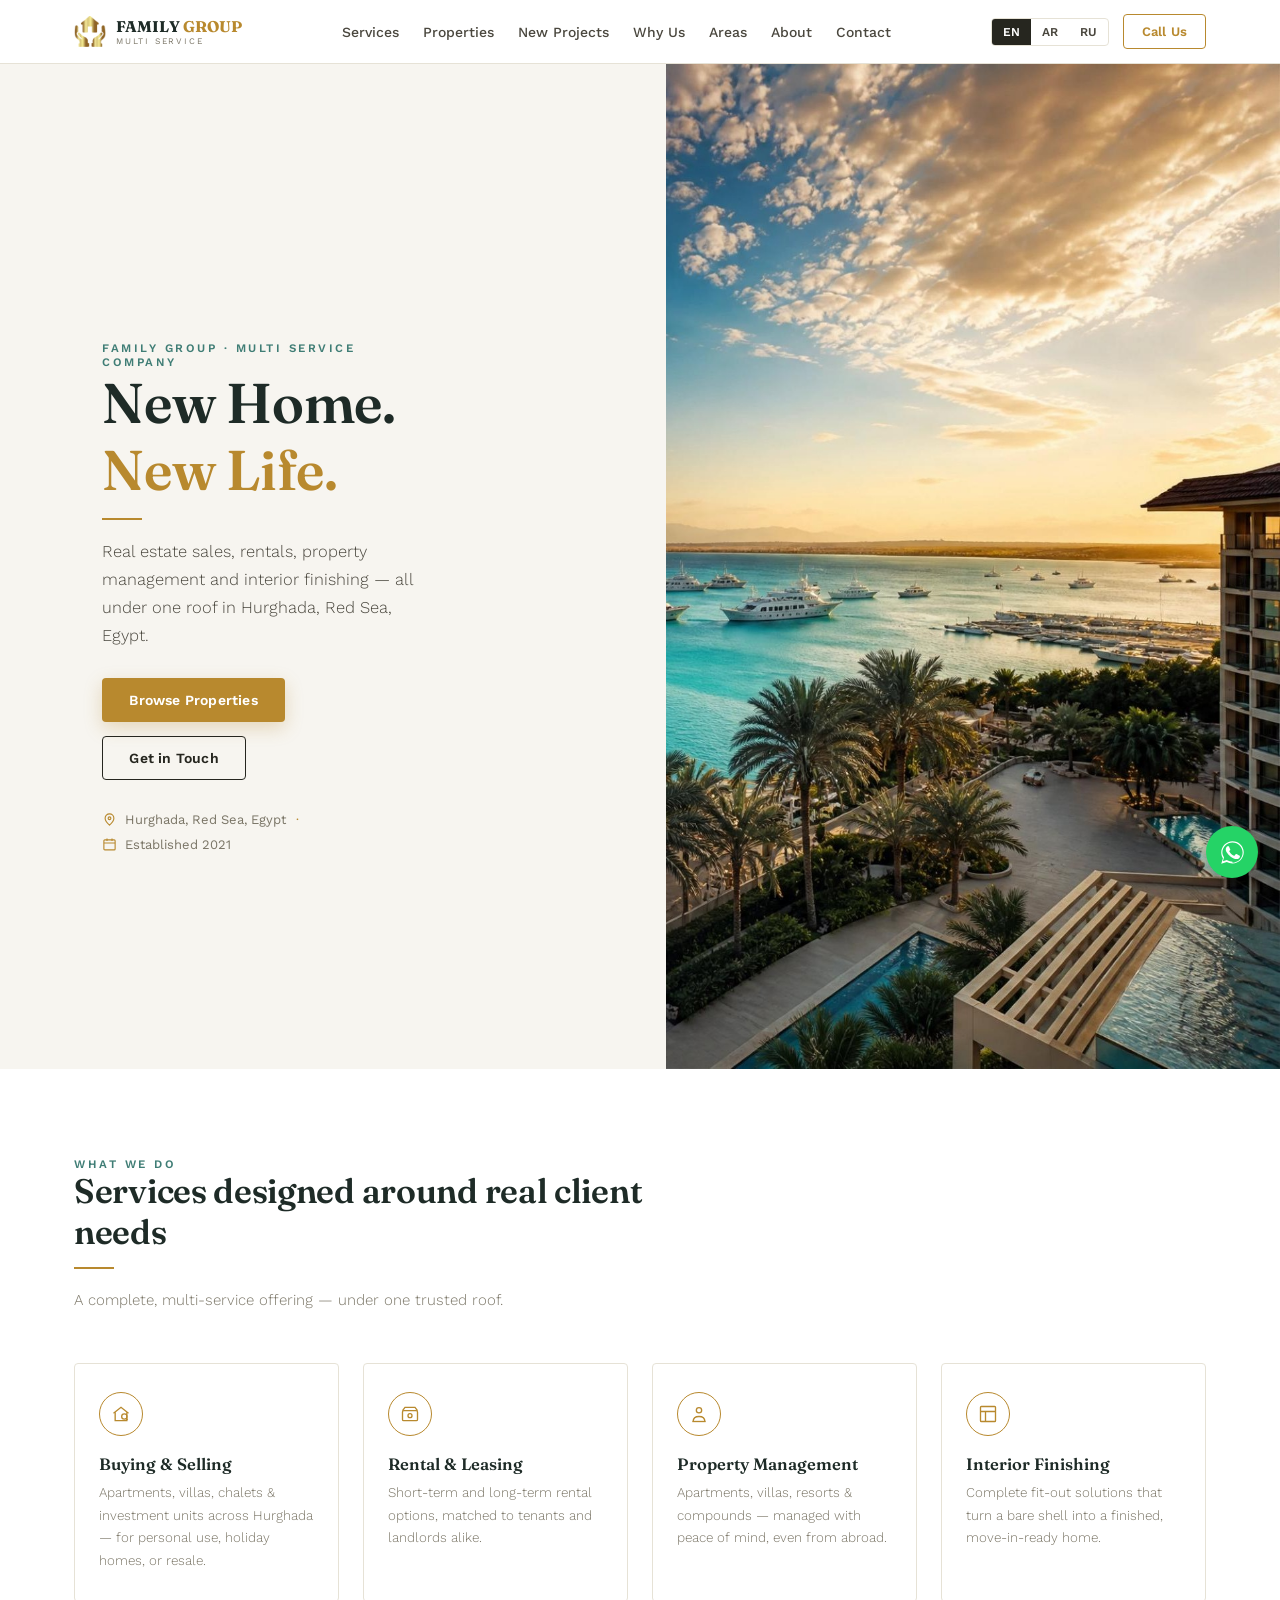
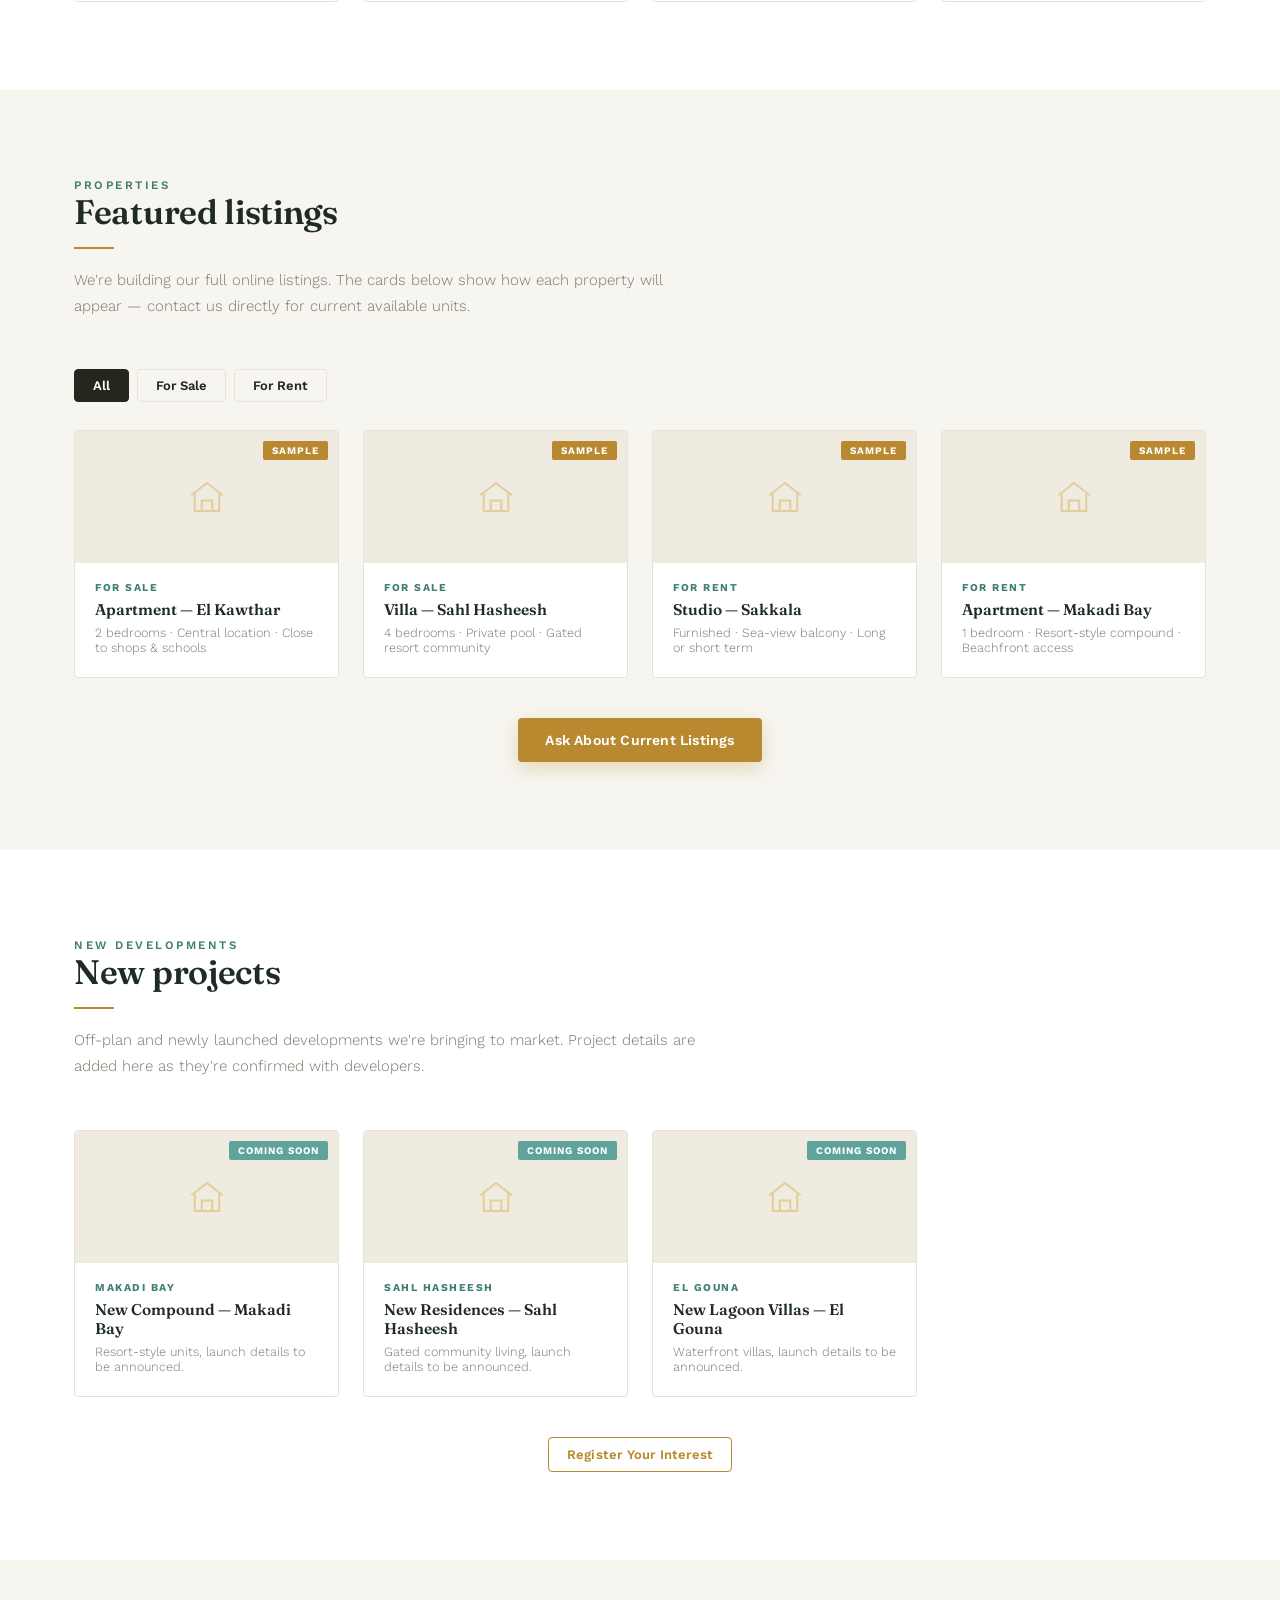
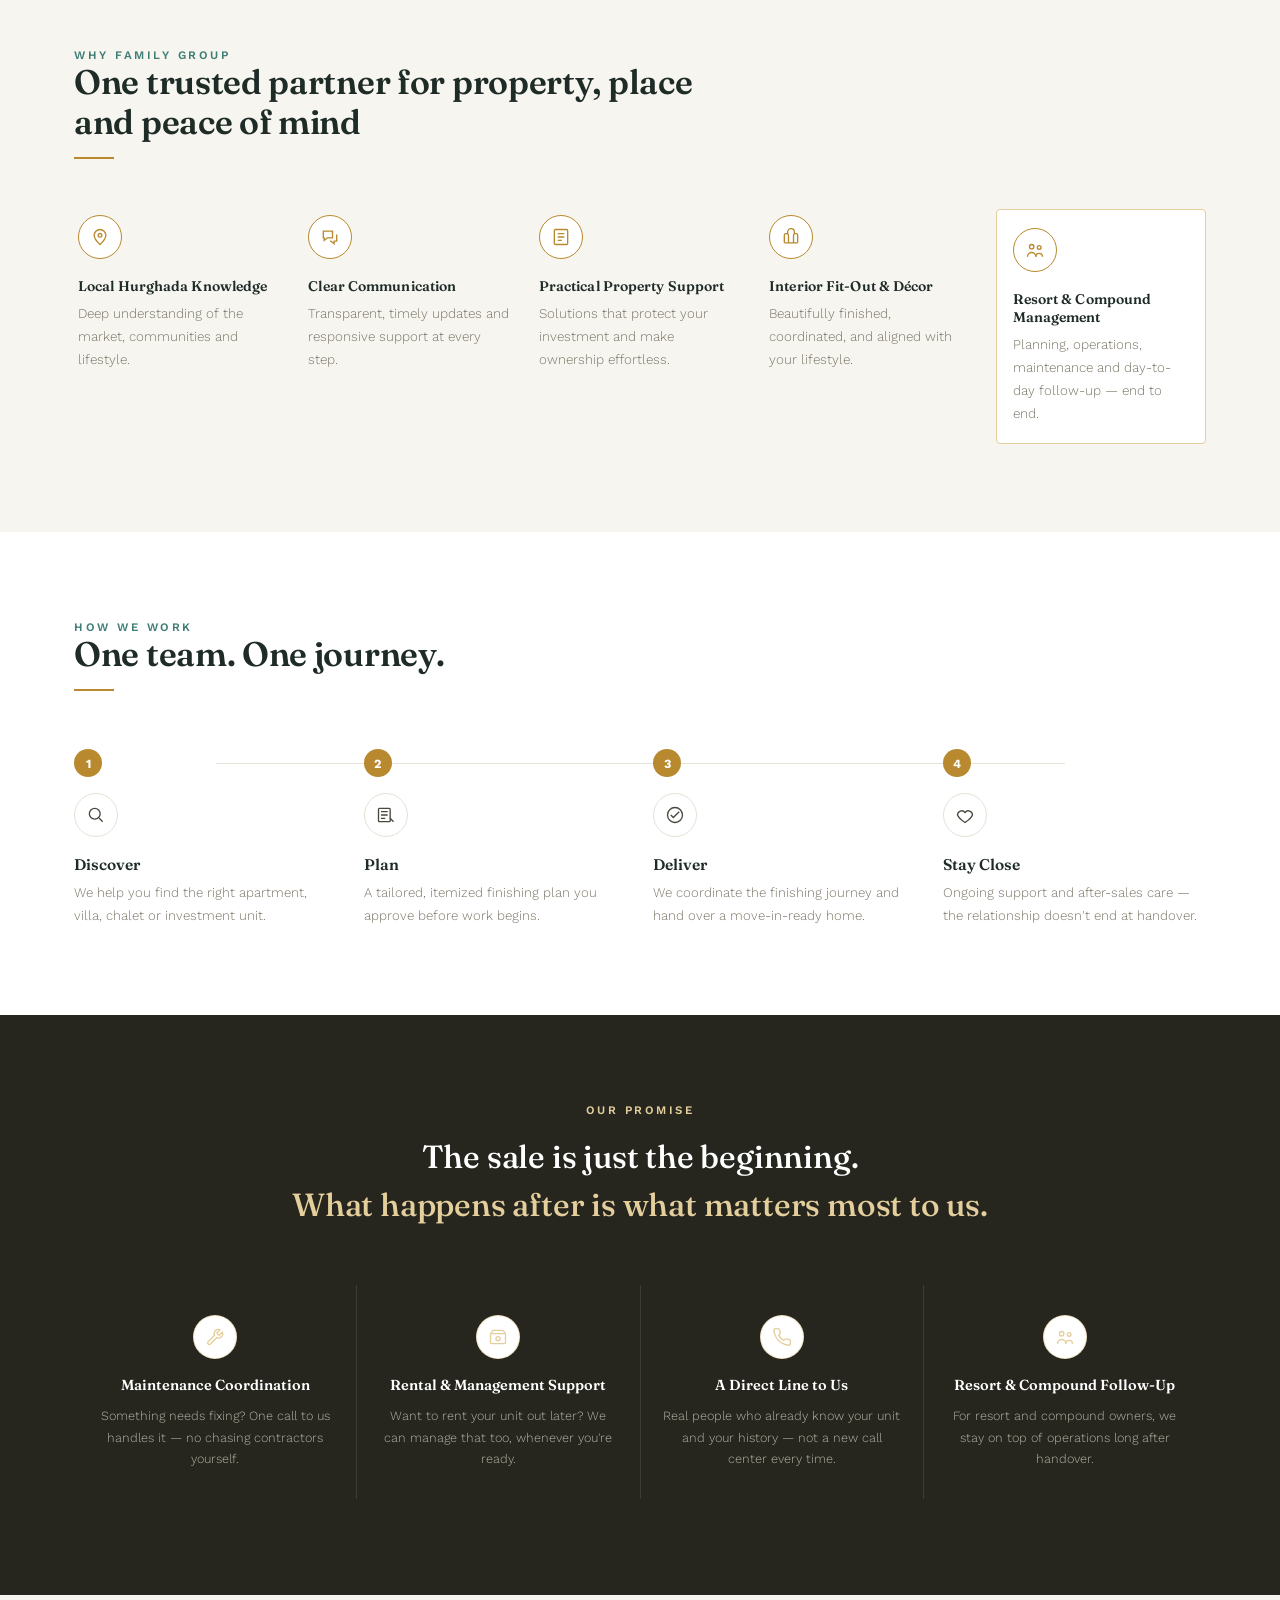
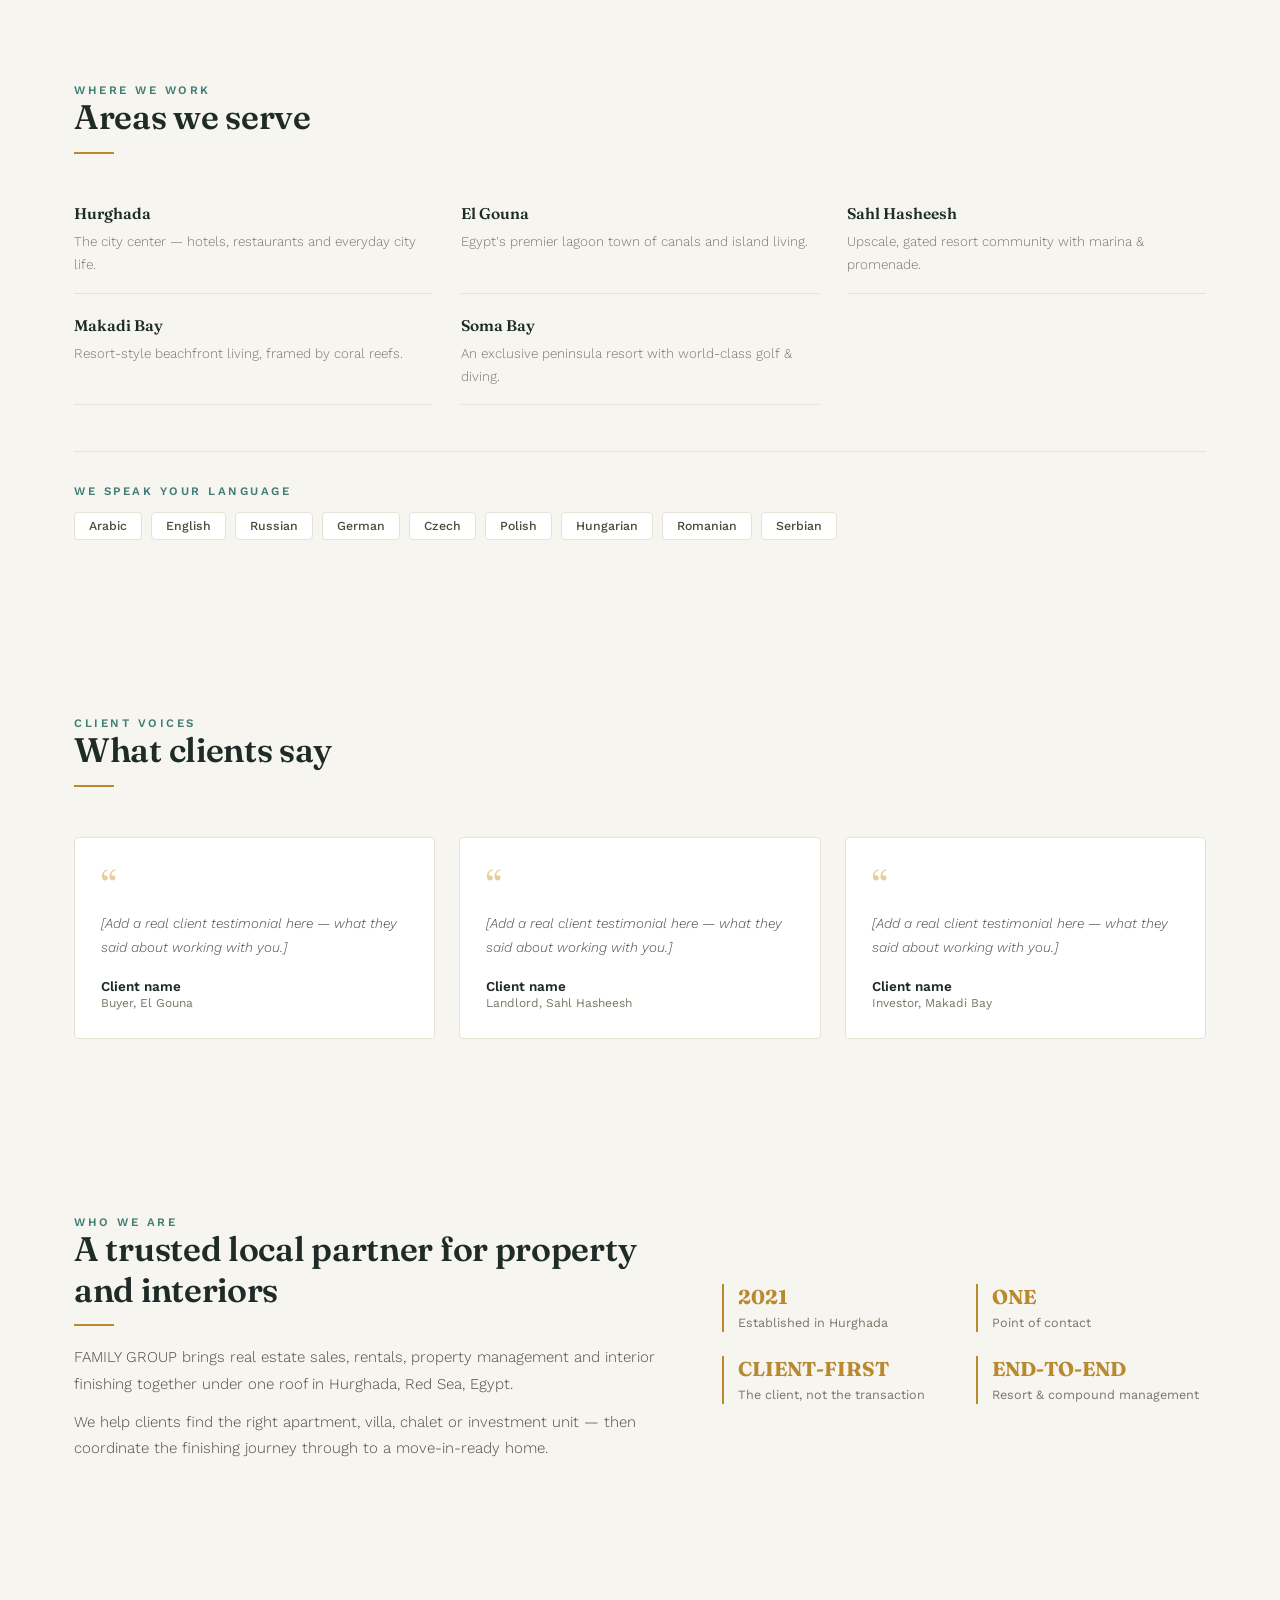
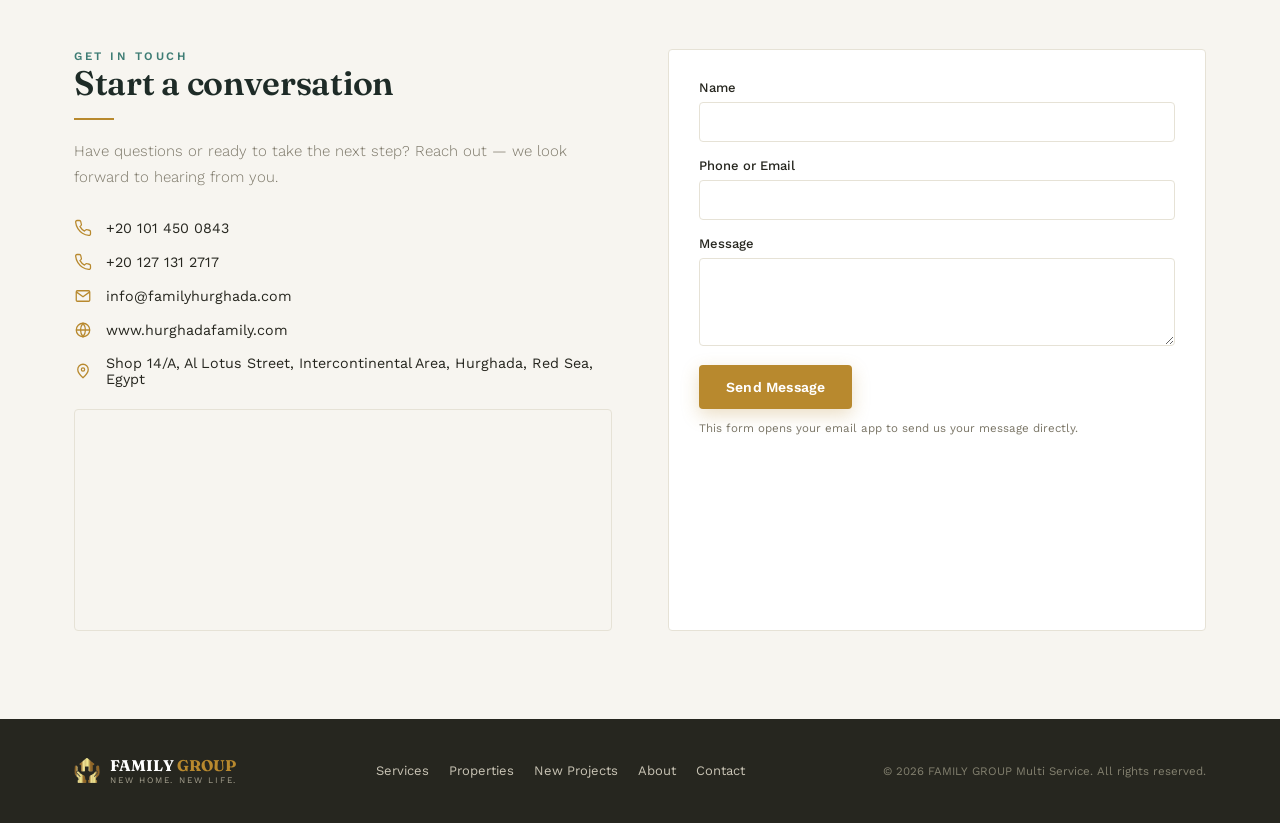
<file: index.html>
<!DOCTYPE html>
<html lang="en" dir="ltr">
<head>
<meta charset="UTF-8">
<meta name="viewport" content="width=device-width, initial-scale=1.0">
<title data-i18n="meta.title">Family Hurghada — Real Estate &amp; Interior Finishing in Hurghada, Egypt</title>
<meta name="description" data-i18n-attr="content" data-i18n="meta.description" content="Family Hurghada — real estate sales, rentals, property management and interior finishing in Hurghada, Red Sea, Egypt. One team, one journey.">
<link rel="icon" href="images/icon-mark.png">
<link rel="preconnect" href="https://fonts.googleapis.com">
<link rel="preconnect" href="https://fonts.gstatic.com" crossorigin>
<link href="https://fonts.googleapis.com/css2?family=Fraunces:opsz,wght@9..144,500;9..144,600;9..144,700&family=Work+Sans:wght@300;400;500;600;700&family=Cairo:wght@400;500;600;700;800&display=swap" rel="stylesheet">
<link rel="stylesheet" href="styles.css">
</head>
<body>

<!-- ============ HEADER ============ -->
<header class="site-header" id="top">
  <div class="header-inner">
    <a href="#top" class="brand">
      <img src="images/icon-mark.png" alt="Family Group icon" class="brand-icon">
      <span class="brand-text">
        <span class="brand-name">FAMILY <em>GROUP</em></span>
        <span class="brand-sub" data-i18n="brand.sub">MULTI SERVICE</span>
      </span>
    </a>

    <nav class="main-nav" id="mainNav">
      <a href="#services" data-i18n="nav.services">Services</a>
      <a href="#properties" data-i18n="nav.properties">Properties</a>
      <a href="#projects" data-i18n="nav.projects">New Projects</a>
      <a href="#why" data-i18n="nav.why">Why Us</a>
      <a href="#areas" data-i18n="nav.areas">Areas</a>
      <a href="#about" data-i18n="nav.about">About</a>
      <a href="#contact" data-i18n="nav.contact">Contact</a>
    </nav>

    <div class="header-actions">
      <div class="lang-switch" id="langSwitch">
        <button type="button" data-lang="en" class="lang-btn active">EN</button>
        <button type="button" data-lang="ar" class="lang-btn">AR</button>
        <button type="button" data-lang="ru" class="lang-btn">RU</button>
      </div>
      <a href="tel:+201014500843" class="btn btn-ghost header-call" data-i18n="nav.call">Call Us</a>
      <button type="button" class="nav-toggle" id="navToggle" aria-label="Menu">
        <span></span><span></span><span></span>
      </button>
    </div>
  </div>
</header>

<!-- ============ HERO ============ -->
<section class="hero">
  <div class="hero-left">
    <div class="hero-content">
      <div class="eyebrow" data-i18n="hero.eyebrow">FAMILY GROUP · MULTI SERVICE COMPANY</div>
      <h1 class="disp"><span data-i18n="hero.h1a">New Home.</span><br><span class="accent" data-i18n="hero.h1b">New Life.</span></h1>
      <div class="rule"></div>
      <p class="lead" data-i18n="hero.lead">Real estate sales, rentals, property management and interior finishing — all under one roof in Hurghada, Red Sea, Egypt.</p>
      <div class="hero-ctas">
        <a href="#properties" class="btn btn-coral" data-i18n="hero.cta1">Browse Properties</a>
        <a href="#contact" class="btn btn-outline" data-i18n="hero.cta2">Get in Touch</a>
      </div>
      <div class="hero-meta">
        <span><svg class="ic" viewBox="0 0 24 24" fill="none" stroke="currentColor" stroke-width="1.8"><path d="M12 21s-7-6.2-7-11a7 7 0 0 1 14 0c0 4.8-7 11-7 11z"/><circle cx="12" cy="10" r="2.2"/></svg> <span data-i18n="hero.location">Hurghada, Red Sea, Egypt</span></span>
        <span class="dot">·</span>
        <span><svg class="ic" viewBox="0 0 24 24" fill="none" stroke="currentColor" stroke-width="1.8"><rect x="3" y="4.5" width="18" height="16" rx="1.5"/><path d="M3 9.5h18M8 2.5v4M16 2.5v4"/></svg> <span data-i18n="hero.established">Established 2021</span></span>
      </div>
    </div>
  </div>
  <div class="hero-right">
    <img src="images/property-hurghada.jpg" alt="Waterfront property and marina in Hurghada, Red Sea">
  </div>
</section>

<!-- ============ SERVICES ============ -->
<section class="section" id="services">
  <div class="container">
    <div class="section-head">
      <div class="eyebrow eyebrow-dark" data-i18n="services.eyebrow">What We Do</div>
      <h2 class="disp h2" data-i18n="services.h2">Services designed around real client needs</h2>
      <div class="rule"></div>
      <p class="section-lead" data-i18n="services.lead">A complete, multi-service offering — under one trusted roof.</p>
    </div>

    <div class="cards-4">
      <div class="service-card">
        <div class="sc-icon"><svg viewBox="0 0 24 24" fill="none" stroke="currentColor" stroke-width="1.6"><path d="M3 11l9-7 9 7"/><path d="M5 10v10h14V10"/><circle cx="16" cy="15" r="3.2"/><path d="M18.3 17.3L20 19"/></svg></div>
        <h3 data-i18n="services.c1.title">Buying &amp; Selling</h3>
        <p data-i18n="services.c1.body">Apartments, villas, chalets &amp; investment units across Hurghada — for personal use, holiday homes, or resale.</p>
      </div>
      <div class="service-card">
        <div class="sc-icon"><svg viewBox="0 0 24 24" fill="none" stroke="currentColor" stroke-width="1.6"><rect x="3" y="8" width="18" height="12" rx="1.5"/><path d="M3 8l3-4h12l3 4"/><circle cx="12" cy="14" r="2.4"/></svg></div>
        <h3 data-i18n="services.c2.title">Rental &amp; Leasing</h3>
        <p data-i18n="services.c2.body">Short-term and long-term rental options, matched to tenants and landlords alike.</p>
      </div>
      <div class="service-card">
        <div class="sc-icon"><svg viewBox="0 0 24 24" fill="none" stroke="currentColor" stroke-width="1.6"><circle cx="12" cy="7.5" r="3.2"/><path d="M5 21c0-4 3-6 7-6s7 2 7 6"/><path d="M4 21h16"/></svg></div>
        <h3 data-i18n="services.c3.title">Property Management</h3>
        <p data-i18n="services.c3.body">Apartments, villas, resorts &amp; compounds — managed with peace of mind, even from abroad.</p>
      </div>
      <div class="service-card">
        <div class="sc-icon"><svg viewBox="0 0 24 24" fill="none" stroke="currentColor" stroke-width="1.6"><rect x="3" y="3" width="18" height="18" rx="1"/><path d="M3 9h18M9 9v12"/></svg></div>
        <h3 data-i18n="services.c4.title">Interior Finishing</h3>
        <p data-i18n="services.c4.body">Complete fit-out solutions that turn a bare shell into a finished, move-in-ready home.</p>
      </div>
    </div>
  </div>
</section>

<!-- ============ PROPERTIES ============ -->
<section class="section section-cream" id="properties">
  <div class="container">
    <div class="section-head">
      <div class="eyebrow eyebrow-dark" data-i18n="properties.eyebrow">Properties</div>
      <h2 class="disp h2" data-i18n="properties.h2">Featured listings</h2>
      <div class="rule"></div>
      <p class="section-lead" data-i18n="properties.lead">We're building our full online listings. The cards below show how each property will appear — contact us directly for current available units.</p>
    </div>

    <div class="filter-tabs">
      <button type="button" class="tab active" data-filter="all" data-i18n="properties.filter.all">All</button>
      <button type="button" class="tab" data-filter="sale" data-i18n="properties.filter.sale">For Sale</button>
      <button type="button" class="tab" data-filter="rent" data-i18n="properties.filter.rent">For Rent</button>
    </div>

    <div class="property-grid" id="propertyGrid">
      <!-- rendered dynamically from data/properties.json -->
    </div>

    <div class="properties-cta">
      <a href="#contact" class="btn btn-coral" data-i18n="properties.cta">Ask About Current Listings</a>
    </div>
  </div>
</section>

<!-- ============ NEW PROJECTS ============ -->
<section class="section" id="projects">
  <div class="container">
    <div class="section-head">
      <div class="eyebrow eyebrow-dark" data-i18n="projects.eyebrow">New Developments</div>
      <h2 class="disp h2" data-i18n="projects.h2">New projects</h2>
      <div class="rule"></div>
      <p class="section-lead" data-i18n="projects.lead">Off-plan and newly launched developments we're bringing to market. Project details are added here as they're confirmed with developers.</p>
    </div>

    <div class="property-grid" id="projectGrid">
      <!-- rendered dynamically from data/projects.json -->
    </div>

    <div class="properties-cta">
      <a href="#contact" class="btn btn-ghost" data-i18n="projects.cta">Register Your Interest</a>
    </div>
  </div>
</section>

<!-- ============ WHY CHOOSE US ============ -->
<section class="section section-dark" id="why">
  <div class="container">
    <div class="section-head">
      <div class="eyebrow" data-i18n="why.eyebrow">Why Family Group</div>
      <h2 class="disp h2 h2-light" data-i18n="why.h2">One trusted partner for property, place and peace of mind</h2>
      <div class="rule"></div>
    </div>

    <div class="cards-5">
      <div class="why-card">
        <div class="sc-icon"><svg viewBox="0 0 24 24" fill="none" stroke="currentColor" stroke-width="1.6"><path d="M12 21s-7-6.2-7-11a7 7 0 0 1 14 0c0 4.8-7 11-7 11z"/><circle cx="12" cy="10" r="2.2"/></svg></div>
        <h3 data-i18n="why.c1.title">Local Hurghada Knowledge</h3>
        <p data-i18n="why.c1.body">Deep understanding of the market, communities and lifestyle.</p>
      </div>
      <div class="why-card">
        <div class="sc-icon"><svg viewBox="0 0 24 24" fill="none" stroke="currentColor" stroke-width="1.6"><path d="M4 5h11v8H9l-4 3v-3H4z"/><path d="M20 9v8h-3v3l-4-3h-1"/></svg></div>
        <h3 data-i18n="why.c2.title">Clear Communication</h3>
        <p data-i18n="why.c2.body">Transparent, timely updates and responsive support at every step.</p>
      </div>
      <div class="why-card">
        <div class="sc-icon"><svg viewBox="0 0 24 24" fill="none" stroke="currentColor" stroke-width="1.6"><rect x="4" y="3" width="16" height="18" rx="1.5"/><path d="M8 8h8M8 12h8M8 16h5"/></svg></div>
        <h3 data-i18n="why.c3.title">Practical Property Support</h3>
        <p data-i18n="why.c3.body">Solutions that protect your investment and make ownership effortless.</p>
      </div>
      <div class="why-card">
        <div class="sc-icon"><svg viewBox="0 0 24 24" fill="none" stroke="currentColor" stroke-width="1.6"><path d="M4 19V10a2 2 0 0 1 2-2h1a2 2 0 0 1 2 2v9M15 19V10a2 2 0 0 1 2-2h1a2 2 0 0 1 2 2v9M4 19h16M8 8V6a4 4 0 0 1 8 0v2"/></svg></div>
        <h3 data-i18n="why.c4.title">Interior Fit-Out &amp; Décor</h3>
        <p data-i18n="why.c4.body">Beautifully finished, coordinated, and aligned with your lifestyle.</p>
      </div>
      <div class="why-card why-card-highlight">
        <div class="sc-icon"><svg viewBox="0 0 24 24" fill="none" stroke="currentColor" stroke-width="1.6"><circle cx="8" cy="8" r="2.6"/><circle cx="17" cy="9" r="2.2"/><path d="M3 20c0-3 2.5-5 5-5s5 2 5 5"/><path d="M13 20c0-2.3 1.8-4 4-4s4 1.7 4 4"/></svg></div>
        <h3 data-i18n="why.c5.title">Resort &amp; Compound Management</h3>
        <p data-i18n="why.c5.body">Planning, operations, maintenance and day-to-day follow-up — end to end.</p>
      </div>
    </div>
  </div>
</section>

<!-- ============ PROCESS / JOURNEY ============ -->
<section class="section" id="journey">
  <div class="container">
    <div class="section-head">
      <div class="eyebrow eyebrow-dark" data-i18n="journey.eyebrow">How We Work</div>
      <h2 class="disp h2" data-i18n="journey.h2">One team. One journey.</h2>
      <div class="rule"></div>
    </div>

    <div class="timeline">
      <div class="timeline-line"></div>
      <div class="timeline-step">
        <div class="ts-num">1</div>
        <div class="sc-icon sc-icon-outline"><svg viewBox="0 0 24 24" fill="none" stroke="currentColor" stroke-width="1.6"><circle cx="10.5" cy="10.5" r="6.5"/><path d="M20 20l-4.3-4.3"/></svg></div>
        <h3 data-i18n="journey.s1.title">Discover</h3>
        <p data-i18n="journey.s1.body">We help you find the right apartment, villa, chalet or investment unit.</p>
      </div>
      <div class="timeline-step">
        <div class="ts-num">2</div>
        <div class="sc-icon sc-icon-outline"><svg viewBox="0 0 24 24" fill="none" stroke="currentColor" stroke-width="1.6"><rect x="3" y="4" width="14" height="16" rx="1"/><path d="M17 16l4 4"/><path d="M6 8h8M6 12h8M6 16h5"/></svg></div>
        <h3 data-i18n="journey.s2.title">Plan</h3>
        <p data-i18n="journey.s2.body">A tailored, itemized finishing plan you approve before work begins.</p>
      </div>
      <div class="timeline-step">
        <div class="ts-num">3</div>
        <div class="sc-icon sc-icon-outline"><svg viewBox="0 0 24 24" fill="none" stroke="currentColor" stroke-width="1.6"><path d="M7 12l3 3 7-7"/><path d="M3 12a9 9 0 1 0 18 0 9 9 0 0 0-18 0z"/></svg></div>
        <h3 data-i18n="journey.s3.title">Deliver</h3>
        <p data-i18n="journey.s3.body">We coordinate the finishing journey and hand over a move-in-ready home.</p>
      </div>
      <div class="timeline-step">
        <div class="ts-num">4</div>
        <div class="sc-icon sc-icon-outline"><svg viewBox="0 0 24 24" fill="none" stroke="currentColor" stroke-width="1.6"><path d="M12 21s-7-4.5-9-9a5 5 0 0 1 9-3 5 5 0 0 1 9 3c-2 4.5-9 9-9 9z"/></svg></div>
        <h3 data-i18n="journey.s4.title">Stay Close</h3>
        <p data-i18n="journey.s4.body">Ongoing support and after-sales care — the relationship doesn't end at handover.</p>
      </div>
    </div>
  </div>
</section>

<!-- ============ AFTER-SALES PROMISE ============ -->
<section class="aftersale" id="aftersale">
  <div class="container aftersale-inner">
    <div class="aftersale-statement">
      <div class="eyebrow" data-i18n="aftersale.eyebrow">Our Promise</div>
      <h2 class="disp aftersale-quote">
        <span data-i18n="aftersale.line1">The sale is just the beginning.</span><br>
        <span class="accent" data-i18n="aftersale.line2">What happens after is what matters most to us.</span>
      </h2>
    </div>

    <div class="aftersale-grid">
      <div class="aftersale-item" tabindex="0">
        <div class="sc-icon sc-icon-outline as-icon"><svg viewBox="0 0 24 24" fill="none" stroke="currentColor" stroke-width="1.6"><path d="M14.7 6.3a1 1 0 0 0 0 1.4l1.6 1.6a1 1 0 0 0 1.4 0l3.1-3.1a5 5 0 0 1-6.6 6.6L6.4 20.6a2 2 0 0 1-2.8-2.8L11.4 10a5 5 0 0 1 6.6-6.6l-3.1 3.1z"/></svg></div>
        <h3 data-i18n="aftersale.c1.title">Maintenance Coordination</h3>
        <p data-i18n="aftersale.c1.body">Something needs fixing? One call to us handles it — no chasing contractors yourself.</p>
      </div>
      <div class="aftersale-item" tabindex="0">
        <div class="sc-icon sc-icon-outline as-icon"><svg viewBox="0 0 24 24" fill="none" stroke="currentColor" stroke-width="1.6"><rect x="3" y="8" width="18" height="12" rx="1.5"/><path d="M3 8l3-4h12l3 4"/><circle cx="12" cy="14" r="2.4"/></svg></div>
        <h3 data-i18n="aftersale.c2.title">Rental &amp; Management Support</h3>
        <p data-i18n="aftersale.c2.body">Want to rent your unit out later? We can manage that too, whenever you're ready.</p>
      </div>
      <div class="aftersale-item" tabindex="0">
        <div class="sc-icon sc-icon-outline as-icon"><svg viewBox="0 0 24 24" fill="none" stroke="currentColor" stroke-width="1.6"><path d="M22 16.9v3a2 2 0 0 1-2.2 2 19.8 19.8 0 0 1-8.6-3 19.5 19.5 0 0 1-6-6 19.8 19.8 0 0 1-3-8.7A2 2 0 0 1 4.1 2h3a2 2 0 0 1 2 1.7c.1 1 .4 2 .7 3a2 2 0 0 1-.5 2.1L8 10.1a16 16 0 0 0 6 6l1.3-1.3a2 2 0 0 1 2.1-.5c1 .3 2 .5 3 .7a2 2 0 0 1 1.6 2z"/></svg></div>
        <h3 data-i18n="aftersale.c3.title">A Direct Line to Us</h3>
        <p data-i18n="aftersale.c3.body">Real people who already know your unit and your history — not a new call center every time.</p>
      </div>
      <div class="aftersale-item" tabindex="0">
        <div class="sc-icon sc-icon-outline as-icon"><svg viewBox="0 0 24 24" fill="none" stroke="currentColor" stroke-width="1.6"><circle cx="8" cy="8" r="2.6"/><circle cx="17" cy="9" r="2.2"/><path d="M3 20c0-3 2.5-5 5-5s5 2 5 5"/><path d="M13 20c0-2.3 1.8-4 4-4s4 1.7 4 4"/></svg></div>
        <h3 data-i18n="aftersale.c4.title">Resort &amp; Compound Follow-Up</h3>
        <p data-i18n="aftersale.c4.body">For resort and compound owners, we stay on top of operations long after handover.</p>
      </div>
    </div>
  </div>
</section>

<!-- ============ AREAS WE SERVE ============ -->
<section class="section section-cream" id="areas">
  <div class="container">
    <div class="section-head">
      <div class="eyebrow eyebrow-dark" data-i18n="areas.eyebrow">Where We Work</div>
      <h2 class="disp h2" data-i18n="areas.h2">Areas we serve</h2>
      <div class="rule"></div>
    </div>

    <div class="areas-grid areas-grid-5">
      <div class="area-card">
        <h3 data-i18n="areas.a1.title">Hurghada</h3>
        <p data-i18n="areas.a1.body">The city center — hotels, restaurants and everyday city life.</p>
      </div>
      <div class="area-card">
        <h3 data-i18n="areas.a2.title">El Gouna</h3>
        <p data-i18n="areas.a2.body">Egypt's premier lagoon town of canals and island living.</p>
      </div>
      <div class="area-card">
        <h3 data-i18n="areas.a3.title">Sahl Hasheesh</h3>
        <p data-i18n="areas.a3.body">Upscale, gated resort community with marina &amp; promenade.</p>
      </div>
      <div class="area-card">
        <h3 data-i18n="areas.a4.title">Makadi Bay</h3>
        <p data-i18n="areas.a4.body">Resort-style beachfront living, framed by coral reefs.</p>
      </div>
      <div class="area-card">
        <h3 data-i18n="areas.a5.title">Soma Bay</h3>
        <p data-i18n="areas.a5.body">An exclusive peninsula resort with world-class golf &amp; diving.</p>
      </div>
    </div>

    <div class="lang-strip">
      <div class="eyebrow eyebrow-dark" data-i18n="areas.langs.title">We Speak Your Language</div>
      <div class="chips">
        <span data-i18n="lang.arabic">Arabic</span>
        <span data-i18n="lang.english">English</span>
        <span data-i18n="lang.russian">Russian</span>
        <span data-i18n="lang.german">German</span>
        <span data-i18n="lang.czech">Czech</span>
        <span data-i18n="lang.polish">Polish</span>
        <span data-i18n="lang.hungarian">Hungarian</span>
        <span data-i18n="lang.romanian">Romanian</span>
        <span data-i18n="lang.serbian">Serbian</span>
      </div>
    </div>
  </div>
</section>

<!-- ============ TESTIMONIALS ============ -->
<section class="section section-cream" id="testimonials">
  <div class="container">
    <div class="section-head">
      <div class="eyebrow eyebrow-dark" data-i18n="testimonials.eyebrow">Client Voices</div>
      <h2 class="disp h2" data-i18n="testimonials.h2">What clients say</h2>
      <div class="rule"></div>
    </div>
    <div class="testimonial-grid" id="testimonialGrid">
      <!-- rendered dynamically from data/testimonials.json -->
    </div>
  </div>
</section>

<!-- ============ ABOUT ============ -->
<section class="section section-dark" id="about">
  <div class="container about-grid">
    <div>
      <div class="eyebrow" data-i18n="about.eyebrow">Who We Are</div>
      <h2 class="disp h2 h2-light" data-i18n="about.h2">A trusted local partner for property and interiors</h2>
      <div class="rule"></div>
      <p class="section-lead" data-i18n="about.p1">FAMILY GROUP brings real estate sales, rentals, property management and interior finishing together under one roof in Hurghada, Red Sea, Egypt.</p>
      <p class="section-lead" data-i18n="about.p2">We help clients find the right apartment, villa, chalet or investment unit — then coordinate the finishing journey through to a move-in-ready home.</p>
    </div>
    <div class="facts-grid">
      <div class="fact"><div class="fact-num">2021</div><div class="fact-lbl" data-i18n="about.f1">Established in Hurghada</div></div>
      <div class="fact"><div class="fact-num" data-i18n="about.f2num">ONE</div><div class="fact-lbl" data-i18n="about.f2">Point of contact</div></div>
      <div class="fact"><div class="fact-num" data-i18n="about.f3num">CLIENT-FIRST</div><div class="fact-lbl" data-i18n="about.f3">The client, not the transaction</div></div>
      <div class="fact"><div class="fact-num" data-i18n="about.f4num">END-TO-END</div><div class="fact-lbl" data-i18n="about.f4">Resort &amp; compound management</div></div>
    </div>
  </div>
</section>

<!-- ============ CONTACT ============ -->
<section class="section section-cream" id="contact">
  <div class="container contact-grid">
    <div>
      <div class="eyebrow eyebrow-dark" data-i18n="contact.eyebrow">Get In Touch</div>
      <h2 class="disp h2" data-i18n="contact.h2">Start a conversation</h2>
      <div class="rule"></div>
      <p class="section-lead" data-i18n="contact.lead">Have questions or ready to take the next step? Reach out — we look forward to hearing from you.</p>

      <ul class="contact-list">
        <li><svg class="ic" viewBox="0 0 24 24" fill="none" stroke="currentColor" stroke-width="1.7"><path d="M22 16.9v3a2 2 0 0 1-2.2 2 19.8 19.8 0 0 1-8.6-3 19.5 19.5 0 0 1-6-6 19.8 19.8 0 0 1-3-8.7A2 2 0 0 1 4.1 2h3a2 2 0 0 1 2 1.7c.1 1 .4 2 .7 3a2 2 0 0 1-.5 2.1L8 10.1a16 16 0 0 0 6 6l1.3-1.3a2 2 0 0 1 2.1-.5c1 .3 2 .5 3 .7a2 2 0 0 1 1.6 2z"/></svg><a href="tel:+201014500843">+20 101 450 0843</a></li>
        <li><svg class="ic" viewBox="0 0 24 24" fill="none" stroke="currentColor" stroke-width="1.7"><path d="M22 16.9v3a2 2 0 0 1-2.2 2 19.8 19.8 0 0 1-8.6-3 19.5 19.5 0 0 1-6-6 19.8 19.8 0 0 1-3-8.7A2 2 0 0 1 4.1 2h3a2 2 0 0 1 2 1.7c.1 1 .4 2 .7 3a2 2 0 0 1-.5 2.1L8 10.1a16 16 0 0 0 6 6l1.3-1.3a2 2 0 0 1 2.1-.5c1 .3 2 .5 3 .7a2 2 0 0 1 1.6 2z"/></svg><a href="tel:+201271312717">+20 127 131 2717</a></li>
        <li><svg class="ic" viewBox="0 0 24 24" fill="none" stroke="currentColor" stroke-width="1.7"><rect x="3" y="5" width="18" height="14" rx="1.5"/><path d="M3 6.5l9 6.5 9-6.5"/></svg><a href="mailto:info@familyhurghada.com">info@familyhurghada.com</a></li>
        <li><svg class="ic" viewBox="0 0 24 24" fill="none" stroke="currentColor" stroke-width="1.7"><circle cx="12" cy="12" r="9"/><path d="M3 12h18M12 3a14 14 0 0 1 0 18 14 14 0 0 1 0-18z"/></svg><a href="https://www.hurghadafamily.com" target="_blank" rel="noopener">www.hurghadafamily.com</a></li>
        <li><svg class="ic" viewBox="0 0 24 24" fill="none" stroke="currentColor" stroke-width="1.7"><path d="M12 21s-7-6.2-7-11a7 7 0 0 1 14 0c0 4.8-7 11-7 11z"/><circle cx="12" cy="10" r="2.2"/></svg><span data-i18n="contact.address">Shop 14/A, Al Lotus Street, Intercontinental Area, Hurghada, Red Sea, Egypt</span></li>
      </ul>

      <div class="map-embed">
        <iframe src="https://www.google.com/maps?q=27.1570625,33.8251875&z=16&output=embed" loading="lazy" referrerpolicy="no-referrer-when-downgrade" title="Family Group office location"></iframe>
      </div>
    </div>

    <form class="contact-form" id="contactForm">
      <label>
        <span data-i18n="contact.form.name">Name</span>
        <input type="text" name="name" required>
      </label>
      <label>
        <span data-i18n="contact.form.contact">Phone or Email</span>
        <input type="text" name="contact" required>
      </label>
      <label>
        <span data-i18n="contact.form.message">Message</span>
        <textarea name="message" rows="4" required></textarea>
      </label>
      <button type="submit" class="btn btn-coral" data-i18n="contact.form.submit">Send Message</button>
      <p class="form-note" data-i18n="contact.form.note">This form opens your email app to send us your message directly.</p>
    </form>
  </div>
</section>

<!-- ============ FOOTER ============ -->
<footer class="site-footer">
  <div class="container footer-inner">
    <div class="brand footer-brand">
      <img src="images/icon-mark.png" alt="Family Group icon" class="brand-icon">
      <span class="brand-text">
        <span class="brand-name">FAMILY <em>GROUP</em></span>
        <span class="brand-sub" data-i18n="brand.tagline">New Home. New Life.</span>
      </span>
    </div>
    <div class="footer-links">
      <a href="#services" data-i18n="nav.services">Services</a>
      <a href="#properties" data-i18n="nav.properties">Properties</a>
      <a href="#projects" data-i18n="nav.projects">New Projects</a>
      <a href="#about" data-i18n="nav.about">About</a>
      <a href="#contact" data-i18n="nav.contact">Contact</a>
    </div>
    <div class="footer-copy" data-i18n="footer.copy">© 2026 FAMILY GROUP Multi Service. All rights reserved.</div>
  </div>
</footer>

<a href="https://wa.me/201271312717" class="whatsapp-float" target="_blank" rel="noopener" aria-label="Chat on WhatsApp">
  <svg viewBox="0 0 24 24" fill="currentColor"><path d="M17.5 14.4c-.3-.1-1.7-.9-2-1-.3-.1-.5-.1-.7.1-.2.3-.7 1-.9 1.2-.2.2-.3.2-.6.1-.3-.1-1.3-.5-2.4-1.5-.9-.8-1.5-1.8-1.7-2.1-.2-.3 0-.5.1-.6.1-.1.3-.3.4-.5.1-.1.2-.3.3-.4.1-.2 0-.4 0-.5s-.7-1.6-.9-2.2c-.2-.5-.5-.5-.7-.5h-.6c-.2 0-.5.1-.8.4-.3.3-1 1-1 2.4s1.1 2.8 1.2 3c.1.2 2.2 3.4 5.4 4.7.8.3 1.4.5 1.8.7.8.2 1.5.2 2 .1.6-.1 1.7-.7 2-1.4.2-.7.2-1.2.2-1.4-.1-.1-.3-.2-.6-.3z"/><path d="M12 2C6.5 2 2 6.5 2 12c0 1.9.5 3.6 1.5 5.2L2 22l4.9-1.5c1.5.8 3.2 1.3 5.1 1.3 5.5 0 10-4.5 10-10S17.5 2 12 2zm0 18.2c-1.7 0-3.3-.5-4.7-1.3l-.3-.2-3.5 1 1-3.4-.2-.4C3.5 14.5 3 13.3 3 12c0-5 4-9 9-9s9 4 9 9-4 9-9 9z"/></svg>
</a>
<script src="script.js"></script>
</body>
</html>
</file>
<file: styles.css>
:root {
  --ink: #26261F;
  --ink-soft: #4A473E;
  --heading: #1E2B27;
  --gold: #B8892E;
  --gold-soft: #E4CE9C;
  --teal: #5FA39A;
  --teal-dark: #3F7D75;
  --paper: #FFFFFF;
  --paper-2: #F7F5F0;
  --paper-3: #EFEBE1;
  --border: #E6E2D6;
  --muted: #7A7566;
  --white: #FFFFFF;
  --font-disp: 'Fraunces', 'Cairo', serif;
  --font-body: 'Work Sans', 'Cairo', sans-serif;
  --font-label: 'Work Sans', 'Cairo', sans-serif;
  --radius: 4px;
  --shadow: 0 6px 24px rgba(38,38,31,0.08);
}

* { box-sizing: border-box; }
html { scroll-behavior: smooth; }
body {
  margin: 0;
  font-family: var(--font-body);
  color: var(--ink);
  background: var(--paper);
  -webkit-font-smoothing: antialiased;
}
html[dir="rtl"] body { font-family: 'Cairo', var(--font-body); }
img { max-width: 100%; display: block; }
a { color: inherit; text-decoration: none; }
h1, h2, h3 { font-family: var(--font-disp); margin: 0; }
p { margin: 0; }
.container { max-width: 1180px; margin: 0 auto; padding: 0 24px; }

.disp { font-weight: 600; line-height: 1.2; letter-spacing: -0.3px; }
.accent { color: var(--gold); }
.h2 { font-size: 25px; color: var(--heading); }
@media (min-width: 640px) { .h2 { font-size: 30px; } }
@media (min-width: 1024px) { .h2 { font-size: 34px; } }
.h2-light { color: var(--heading); }

.eyebrow {
  font-family: var(--font-label);
  font-size: 11.5px;
  letter-spacing: 2.5px;
  text-transform: uppercase;
  font-weight: 600;
  color: var(--teal-dark);
}
.eyebrow-dark { color: var(--teal-dark); }

.rule {
  width: 40px;
  height: 2px;
  background: var(--gold);
  margin: 14px 0 18px 0;
}
html[dir="rtl"] .rule { margin-inline-start: 0; }

/* ---------- Buttons ---------- */
.btn {
  display: inline-block;
  padding: 13px 26px;
  border-radius: var(--radius);
  font-family: var(--font-label);
  font-weight: 600;
  font-size: 14px;
  letter-spacing: 0.2px;
  border: 1.5px solid transparent;
  cursor: pointer;
  transition: transform 0.15s ease, box-shadow 0.15s ease, background 0.15s ease, color 0.15s ease, border-color 0.15s ease;
}
.btn:hover { transform: translateY(-1px); }
.btn-coral { background: var(--gold); color: var(--paper); box-shadow: 0 6px 18px rgba(184,137,46,0.28); }
.btn-coral:hover { background: #A17A28; }
.btn-outline { border-color: var(--ink); color: var(--ink); background: transparent; }
.btn-outline:hover { background: var(--ink); color: var(--paper); }
.btn-ghost { border-color: var(--gold); color: var(--gold); font-size: 13px; padding: 9px 18px; }
.btn-ghost:hover { background: var(--gold); color: var(--paper); }

/* ============ HEADER ============ */
.site-header {
  position: sticky; top: 0; z-index: 100;
  background: rgba(255,255,255,0.94);
  backdrop-filter: blur(8px);
  border-bottom: 1px solid var(--border);
}
.header-inner {
  max-width: 1180px; margin: 0 auto; padding: 14px 24px;
  display: flex; align-items: center; justify-content: space-between; gap: 20px;
}
.brand { display: flex; align-items: center; gap: 10px; }
.brand-icon { width: 32px; height: 32px; object-fit: contain; flex-shrink: 0; }
.brand-text { display: flex; flex-direction: column; justify-content: center; line-height: 1.25; }
.brand-name { font-family: var(--font-disp); font-weight: 700; font-size: 15.5px; color: var(--heading); letter-spacing: 0.1px; }
.brand-name em { font-style: normal; color: var(--gold); }
.brand-sub { font-family: var(--font-label); font-size: 8.5px; letter-spacing: 1.8px; color: var(--muted); text-transform: uppercase; }

.main-nav { display: flex; gap: 24px; }
.main-nav a { font-size: 14px; font-weight: 500; color: var(--ink-soft); transition: color 0.15s; }
.main-nav a:hover { color: var(--gold); }

.header-actions { display: flex; align-items: center; gap: 14px; }
.lang-switch { display: flex; border: 1px solid var(--border); border-radius: var(--radius); overflow: hidden; }
.lang-btn {
  background: transparent; border: none; color: var(--ink-soft);
  font-family: var(--font-label); font-size: 12px; font-weight: 600; padding: 6px 11px; cursor: pointer;
}
.lang-btn.active { background: var(--ink); color: var(--paper); }
.header-call { display: inline-block; }

.nav-toggle { display: none; flex-direction: column; gap: 4px; background: none; border: none; cursor: pointer; padding: 6px; }
.nav-toggle span { width: 22px; height: 2px; background: var(--ink); display: block; }

/* ============ HERO ============ */
.hero { position: relative; min-height: 100vh; display: flex; }
.hero-left {
  flex: 0 0 52%; max-width: 52%; background: var(--paper-2);
  display: flex; align-items: center; position: relative;
  padding-top: 80px;
}
.hero-right { flex: 1; position: relative; overflow: hidden; }
.hero-right img { width: 100%; height: 100%; object-fit: cover; object-position: center; min-height: 100vh; }
.hero-content { max-width: 520px; padding: 40px 8vw 60px 8vw; }
.hero .eyebrow { color: var(--teal-dark); }
.hero h1 { font-size: 38px; color: var(--heading); }
@media (min-width: 640px) { .hero h1 { font-size: 48px; } }
@media (min-width: 1024px) { .hero h1 { font-size: 56px; } }
.hero .lead { font-size: 16.5px; line-height: 1.7; color: var(--ink-soft); font-weight: 300; margin-bottom: 28px; max-width: 460px; }
.hero-ctas { display: flex; gap: 14px; flex-wrap: wrap; margin-bottom: 32px; }
.hero-meta { display: flex; align-items: center; gap: 10px; font-size: 13px; color: var(--muted); flex-wrap: wrap; }
.hero-meta .ic { width: 15px; height: 15px; vertical-align: -3px; color: var(--gold); margin-inline-end: 4px; }
.hero-meta .dot { color: var(--gold); }

/* ============ SECTIONS ============ */
.section { padding: 88px 0; background: var(--paper); }
.section-cream { background: var(--paper-2); }
.section-dark { background: var(--paper-2); }
.section-dark .section-lead { color: var(--ink-soft); }
.section-head { max-width: 640px; margin-bottom: 50px; }
.section-lead { font-size: 15px; line-height: 1.75; color: var(--muted); font-weight: 300; margin-bottom: 12px; }

/* ---------- Services cards ---------- */
.cards-4 { display: grid; grid-template-columns: repeat(4, 1fr); gap: 24px; }
.service-card {
  background: var(--paper); border: 1px solid var(--border); border-radius: var(--radius);
  padding: 28px 24px; transition: transform 0.2s ease, box-shadow 0.2s ease, border-color 0.2s ease;
}
.service-card:hover { transform: translateY(-3px); box-shadow: var(--shadow); border-color: var(--gold-soft); }
.sc-icon {
  width: 44px; height: 44px; border-radius: 50%; border: 1.4px solid var(--gold);
  display: flex; align-items: center; justify-content: center; color: var(--gold); margin-bottom: 18px;
}
.sc-icon svg { width: 20px; height: 20px; }
.service-card h3 { font-size: 16.5px; color: var(--heading); margin-bottom: 8px; font-weight: 600; }
.service-card p, .why-card p, .area-card p { font-size: 13.4px; line-height: 1.7; color: var(--muted); font-weight: 300; }

/* ---------- Properties ---------- */
.filter-tabs { display: flex; gap: 8px; margin-bottom: 28px; }
.tab {
  font-family: var(--font-label); font-size: 13px; font-weight: 600; padding: 8px 18px;
  border-radius: var(--radius); border: 1.4px solid var(--border); background: transparent; color: var(--ink); cursor: pointer;
  transition: background 0.15s ease, color 0.15s ease, border-color 0.15s ease;
}
.tab.active { background: var(--ink); border-color: var(--ink); color: var(--paper); }
.property-grid { display: grid; grid-template-columns: repeat(4, 1fr); gap: 24px; }
.property-card {
  background: var(--paper); border-radius: var(--radius); overflow: hidden; border: 1px solid var(--border);
  transition: transform 0.2s ease, box-shadow 0.2s ease;
}
.property-card:hover { transform: translateY(-3px); box-shadow: var(--shadow); }
.prop-media {
  position: relative; height: 132px; background: var(--paper-3);
  display: flex; align-items: center; justify-content: center; color: var(--gold-soft);
}
.prop-media svg { width: 42px; height: 42px; }
.sample-badge {
  position: absolute; top: 10px; inset-inline-end: 10px;
  background: var(--gold); color: #fff; font-size: 10px; font-weight: 700;
  letter-spacing: 1px; text-transform: uppercase; padding: 4px 9px; border-radius: 2px;
}
.badge-projects { background: var(--teal); }
.prop-body { padding: 18px 20px 22px; }
.prop-tag { font-family: var(--font-label); font-size: 10.5px; font-weight: 700; letter-spacing: 1.5px; text-transform: uppercase; color: var(--teal-dark); margin-bottom: 6px; }
.property-card h3 { font-size: 15.5px; color: var(--heading); margin-bottom: 6px; font-weight: 600; }
.property-card p { font-size: 12.6px; color: var(--muted); font-weight: 300; }
.properties-cta { text-align: center; margin-top: 40px; }

/* ---------- Why us ---------- */
.cards-5 { display: grid; grid-template-columns: repeat(5, 1fr); gap: 20px; }
.why-card { padding: 6px 4px; }
.why-card .sc-icon { border-color: var(--gold); color: var(--gold); background: var(--paper); }
.why-card h3 { font-size: 14px; color: var(--heading); margin-bottom: 8px; letter-spacing: 0.1px; font-weight: 600; }
.why-card p { color: var(--muted); }
.why-card-highlight { border: 1px solid var(--gold-soft); border-radius: var(--radius); padding: 18px 16px; background: var(--paper); }

/* ---------- Timeline ---------- */
.timeline { position: relative; display: grid; grid-template-columns: repeat(4, 1fr); gap: 26px; padding-top: 8px; }
.timeline-line { position: absolute; top: 22px; left: 12.5%; right: 12.5%; height: 1.4px; background: var(--border); z-index: 0; }
html[dir="rtl"] .timeline-line { left: 12.5%; right: 12.5%; }
.timeline-step { position: relative; z-index: 1; }
.ts-num {
  width: 28px; height: 28px; border-radius: 50%; background: var(--gold); color: #fff;
  display: flex; align-items: center; justify-content: center; font-weight: 700; font-size: 12.5px;
  font-family: var(--font-label); margin-bottom: 16px;
}
.sc-icon-outline { border-color: var(--border); color: var(--ink-soft); background: var(--paper); }
.timeline-step h3 { font-size: 15.5px; color: var(--heading); margin: 14px 0 8px; font-weight: 600; }
.timeline-step p { font-size: 13.2px; color: var(--muted); font-weight: 300; line-height: 1.7; }

/* ============ AFTER-SALES PROMISE ============ */
.aftersale {
  background: var(--ink);
  padding: 88px 0 96px;
  position: relative;
}
.aftersale-statement { text-align: center; max-width: 760px; margin: 0 auto 56px; }
.aftersale .eyebrow { display: block; margin-bottom: 16px; color: var(--gold-soft); }
.aftersale-quote { font-style: normal; font-size: 22px; line-height: 1.5; color: var(--paper); font-weight: 500; letter-spacing: -0.2px; }
@media (min-width: 640px) { .aftersale-quote { font-size: 27px; } }
@media (min-width: 1024px) { .aftersale-quote { font-size: 32px; } }
.aftersale-quote .accent { color: var(--gold-soft); }

.aftersale-grid { display: grid; grid-template-columns: repeat(4, 1fr); gap: 1px; background: rgba(255,255,255,0.1); }
.aftersale-item {
  background: var(--ink); padding: 30px 22px; text-align: center;
  transition: background 0.2s ease;
}
.aftersale-item:hover, .aftersale-item:focus-visible { background: var(--ink-soft); outline: none; }
.as-icon { margin: 0 auto 16px; border-color: rgba(228,206,156,0.6); color: var(--gold-soft); transition: border-color 0.2s ease; }
.aftersale-item:hover .as-icon, .aftersale-item:focus-visible .as-icon { border-color: var(--gold-soft); }
.aftersale-item h3 { font-size: 14.5px; color: var(--paper); margin-bottom: 10px; line-height: 1.4; font-weight: 600; }
.aftersale-item p { font-size: 12.6px; line-height: 1.7; color: #B7B3A5; font-weight: 300; }

@media (max-width: 900px) {
  .aftersale-grid { grid-template-columns: repeat(2, 1fr); }
}
@media (max-width: 560px) {
  .aftersale-grid { grid-template-columns: 1fr; }
}
@media (prefers-reduced-motion: reduce) {
  .aftersale-item, .as-icon { transition: none; }
}

/* ---------- Areas ---------- */
.areas-grid { display: grid; grid-template-columns: repeat(3, 1fr); gap: 22px 28px; margin-bottom: 46px; }
.area-card { padding-bottom: 16px; border-bottom: 1px solid var(--border); }
.area-card h3 { font-size: 15.5px; color: var(--heading); margin-bottom: 8px; font-weight: 600; }
.lang-strip { border-top: 1px solid var(--border); padding-top: 32px; }
.chips { display: flex; flex-wrap: wrap; gap: 9px; margin-top: 14px; }
.chips span {
  font-family: var(--font-label); font-size: 12.3px; font-weight: 500; color: var(--ink-soft);
  border: 1px solid var(--border); border-radius: var(--radius); padding: 6px 14px; background: var(--paper);
}

/* ---------- Testimonials ---------- */
.testimonial-grid { display: grid; grid-template-columns: repeat(3, 1fr); gap: 24px; }
.testimonial-card {
  background: var(--paper); border: 1px solid var(--border); border-radius: var(--radius);
  padding: 28px 26px;
}
.t-quote-mark { font-family: var(--font-disp); font-size: 40px; line-height: 1; color: var(--gold-soft); margin-bottom: 6px; }
.t-quote { font-size: 13.6px; line-height: 1.75; color: var(--ink-soft); font-weight: 300; font-style: italic; margin-bottom: 18px; }
.t-name { font-size: 13.5px; font-weight: 600; color: var(--heading); }
.t-detail { font-size: 12px; color: var(--muted); margin-top: 2px; }

/* ---------- About ---------- */
.about-grid { display: grid; grid-template-columns: 1.1fr 0.9fr; gap: 56px; align-items: center; }
.facts-grid { display: grid; grid-template-columns: 1fr 1fr; gap: 24px; }
.fact { border-inline-start: 2px solid var(--gold); padding-inline-start: 14px; }
.fact-num { font-family: var(--font-disp); font-weight: 700; font-size: 20px; color: var(--gold); margin-bottom: 5px; }
.fact-lbl { font-size: 12.6px; color: var(--muted); line-height: 1.4; }

/* ---------- Contact ---------- */
.contact-grid { display: grid; grid-template-columns: 1fr 1fr; gap: 56px; }
.contact-list { list-style: none; margin: 28px 0 0; padding: 0; display: flex; flex-direction: column; gap: 16px; }
.contact-list li { display: flex; align-items: center; gap: 14px; font-size: 14.3px; }
.contact-list .ic { width: 18px; height: 18px; color: var(--gold); flex-shrink: 0; }
.contact-list a:hover { color: var(--gold); }
.map-embed { margin-top: 22px; border-radius: var(--radius); overflow: hidden; border: 1px solid var(--border); }
.map-embed iframe { width: 100%; height: 220px; border: 0; display: block; }
.contact-form { background: var(--paper); border: 1px solid var(--border); border-radius: var(--radius); padding: 30px; }
.contact-form label { display: block; margin-bottom: 16px; font-size: 13px; font-weight: 500; color: var(--ink); }
.contact-form input, .contact-form textarea {
  width: 100%; margin-top: 7px; padding: 11px 14px; border: 1.4px solid var(--border); border-radius: var(--radius);
  font-family: var(--font-body); font-size: 14px; color: var(--ink); resize: vertical;
}
html[dir="rtl"] .contact-form input, html[dir="rtl"] .contact-form textarea { font-family: 'Cairo', var(--font-body); }
.contact-form input:focus, .contact-form textarea:focus { outline: 2px solid var(--gold); border-color: var(--gold); }
.form-note { font-size: 11.5px; color: var(--muted); margin-top: 12px; }

/* ============ FOOTER ============ */
.site-footer { background: var(--ink); padding: 36px 0; }
.footer-inner { display: flex; align-items: center; justify-content: space-between; flex-wrap: wrap; gap: 22px; }
.footer-brand .brand-icon { width: 26px; }
.footer-brand .brand-name { color: var(--paper); }
.footer-brand .brand-sub { color: #A8A392; }
.footer-links { display: flex; gap: 20px; }
.footer-links a { font-size: 13px; color: #C9C4B5; }
.footer-links a:hover { color: var(--gold-soft); }
.footer-copy { font-size: 11.5px; color: #83806F; }

/* ============ RESPONSIVE ============ */
@media (max-width: 980px) {
  .hero { flex-direction: column; min-height: auto; }
  .hero-left { flex: none; max-width: 100%; padding-top: 90px; }
  .hero-right { flex: none; height: 45vh; min-height: 320px; }
  .hero-right img { min-height: 0; height: 100%; }
  .cards-4 { grid-template-columns: repeat(2, 1fr); }
  .cards-5 { grid-template-columns: repeat(2, 1fr); }
  .why-card-highlight { grid-column: span 2; }
  .property-grid { grid-template-columns: repeat(2, 1fr); }
  .about-grid, .contact-grid { grid-template-columns: 1fr; }
  .areas-grid { grid-template-columns: repeat(2, 1fr); }
  .testimonial-grid { grid-template-columns: repeat(2, 1fr); }
  .timeline { grid-template-columns: repeat(2, 1fr); gap: 40px 26px; }
  .timeline-line { display: none; }
}
@media (max-width: 760px) {
  .main-nav { display: none; }
  .nav-toggle { display: flex; }
  .header-call { display: none; }
  .hero-content { padding: 34px 24px 48px; }
  .cards-4, .cards-5, .property-grid, .areas-grid, .testimonial-grid { grid-template-columns: 1fr; }
  .why-card-highlight { grid-column: span 1; }
  .facts-grid { grid-template-columns: 1fr; }
  .section { padding: 60px 0; }
}

/* Mobile nav open state */
.main-nav.open {
  display: flex; flex-direction: column; position: absolute; top: 100%; left: 0; right: 0;
  background: var(--paper); padding: 20px 24px; gap: 16px; border-bottom: 1px solid var(--border);
}

/* Keyboard focus visibility */
a:focus-visible, button:focus-visible, input:focus-visible, textarea:focus-visible {
  outline: 2px solid var(--gold); outline-offset: 2px;
}

/* ---------- WhatsApp floating button ---------- */
.whatsapp-float {
  position: fixed; bottom: 22px; inset-inline-end: 22px; z-index: 200;
  width: 52px; height: 52px; border-radius: 50%;
  background: #25D366; color: #fff;
  display: flex; align-items: center; justify-content: center;
  box-shadow: 0 6px 18px rgba(0,0,0,0.25);
  transition: transform 0.15s ease;
}
.whatsapp-float svg { width: 27px; height: 27px; }
.whatsapp-float:hover { transform: scale(1.08); }
@media (prefers-reduced-motion: reduce) { .whatsapp-float { transition: none; } }
</file>
